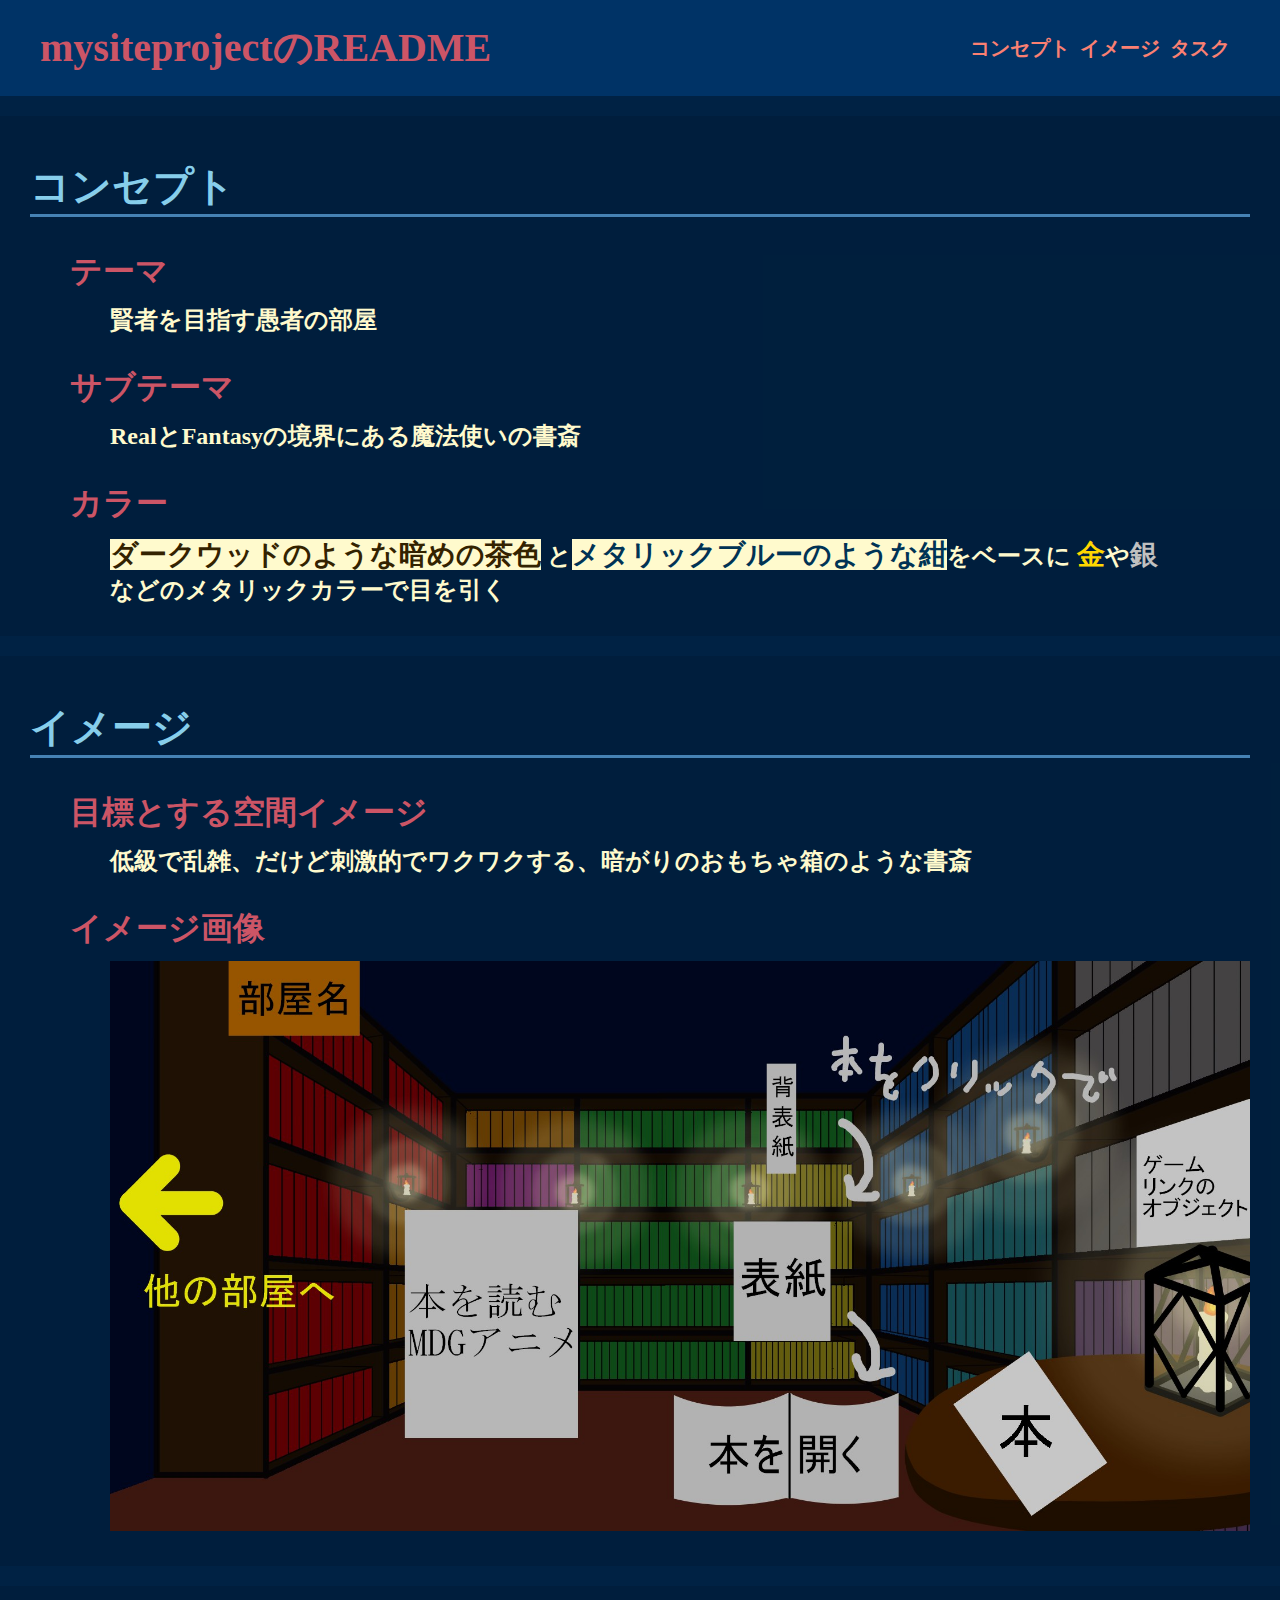
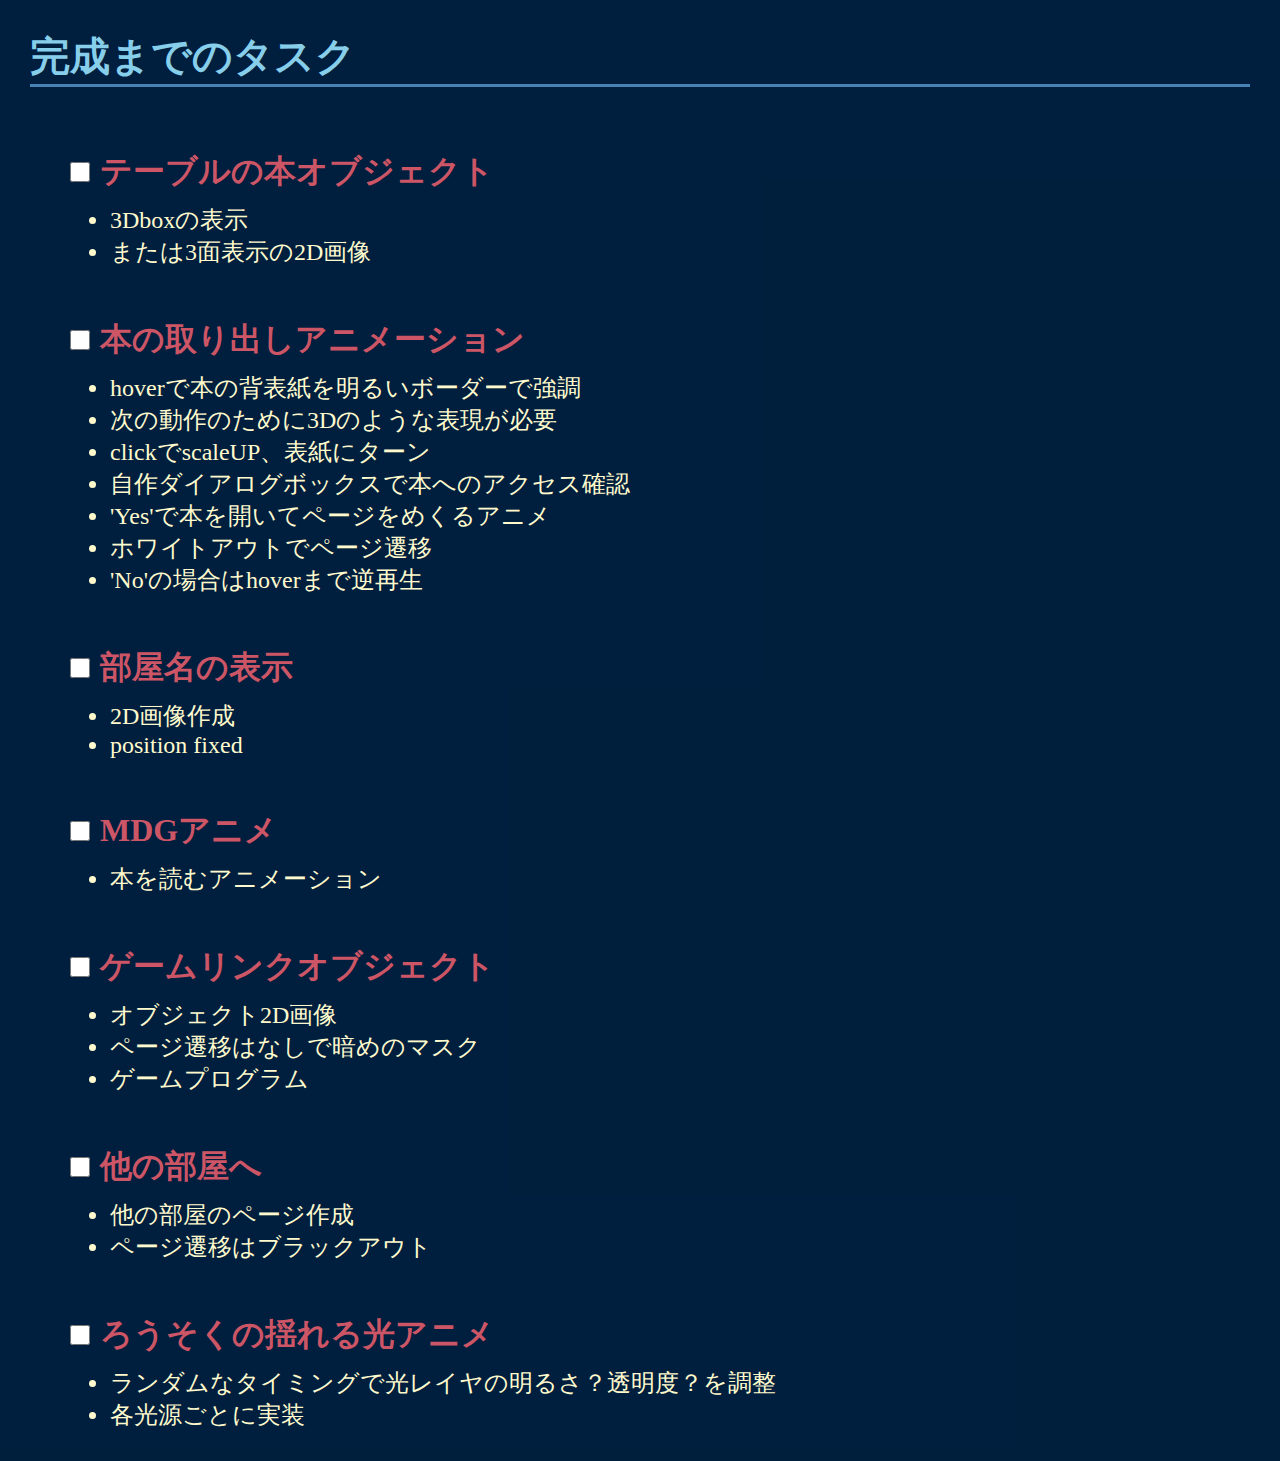
<file: index.html>
<!-- mysiteを作るprojectのREADMEをまとめたhtml/css -->

<!DOCTYPE html>
<html>
    <head>
        <meta charaset="utf-8">
        <title>test</title>
        <link rel="stylesheet" href="README.css">
    </head>
    <body>
        <!-- main code -->
        <header>
            <h1>mysiteprojectのREADME</h1>
            <nav>
                <ul>
                    <li><a href="#concept">コンセプト</a></li>
                    <li><a href="#image">イメージ</a></li>
                    <li><a href="#task">タスク</a></li>
                </ul>
            </nav>
        </header>
        <section id="concept">
            <h2>コンセプト</h2>
            <div class="ttbox">
                <h3>
                    テーマ
                </h3>
                <h4>
                    賢者を目指す愚者の部屋
                </h4>
            </div>
            <div class="ttbox">
                <h3>
                    サブテーマ
                </h3>
                <h4>
                    RealとFantasyの境界にある魔法使いの書斎
                </h4>
            </div>
            <div class="ttbox">
                <h3>
                    カラー
                </h3>
                <h4>
                    <span class="darkbrown">ダークウッドのような暗めの茶色</span>
                    と<span class="metalblue">メタリックブルーのような紺</span>をベースに
                    <span class="gold">金</span>や<span class="silver">銀</span>などのメタリックカラーで目を引く
                </h4>
            </div>
        </section>

        <section id="image">
            <h2>イメージ</h2>
            <div class="ttbox">
                <h3>目標とする空間イメージ</h3>
                <h4>低級で乱雑、だけど刺激的でワクワクする、暗がりのおもちゃ箱のような書斎</h4>
            </div>
            <div class="ttbox">
                <h3>イメージ画像</h3>
                <img src="image.jpg" alt="">
            </div>
        </section>

        <section id="task">
            <h2>完成までのタスク</h2>
            <div class="ttbox">
                <div class="chbox">
                    <input type="checkbox" class="chbox">
                    <h3>テーブルの本オブジェクト</h3>
                </div>
                <ul>
                    <li>3Dboxの表示</li>
                    <li>または3面表示の2D画像</li>
                </ul>
            </div>
            <div class="ttbox">
                <div class="chbox">
                    <input type="checkbox" class="chbox">
                    <h3>本の取り出しアニメーション</h3>
                </div>
                <ul>
                    <li>hoverで本の背表紙を明るいボーダーで強調</li>
                    <li>次の動作のために3Dのような表現が必要</li>
                    <li>clickでscaleUP、表紙にターン</li>
                    <li>自作ダイアログボックスで本へのアクセス確認</li>
                    <li>'Yes'で本を開いてページをめくるアニメ</li>
                    <li>ホワイトアウトでページ遷移</li>
                    <li>'No'の場合はhoverまで逆再生</li>
                </ul>
            </div>
            <div class="ttbox">
                <div class="chbox">
                    <input type="checkbox" class="chbox">
                    <h3>部屋名の表示</h3>
                </div>
                <ul>
                    <li>2D画像作成</li>
                    <li>position fixed</li>
                </ul>
            </div>
            <div class="ttbox">
                <div class="chbox">
                    <input type="checkbox" class="chbox">
                    <h3>MDGアニメ</h3>
                </div>
                <ul>
                    <li>本を読むアニメーション</li>
                </ul>
            </div>
            <div class="ttbox">
                <div class="chbox">
                    <input type="checkbox" class="chbox">
                    <h3>ゲームリンクオブジェクト</h3>
                </div>
                <ul>
                    <li>オブジェクト2D画像</li>
                    <li>ページ遷移はなしで暗めのマスク</li>
                    <li>ゲームプログラム</li>
                </ul>
            </div>
            <div class="ttbox">
                <div class="chbox">
                    <input type="checkbox" class="chbox">
                    <h3>他の部屋へ</h3>
                </div>
                <ul>
                    <li>他の部屋のページ作成</li>
                    <li>ページ遷移はブラックアウト</li>
                </ul>
            </div>
            <div class="ttbox">
                <div class="chbox">
                    <input type="checkbox" class="chbox">
                    <h3>ろうそくの揺れる光アニメ</h3>
                </div>
                <ul>
                    <li>ランダムなタイミングで光レイヤの明るさ？透明度？を調整</li>
                    <li>各光源ごとに実装</li>
                </ul>
            </div>
            

        </section>
        <!-- <script src="test.js"></script> -->
    </body>
</html>
</file>
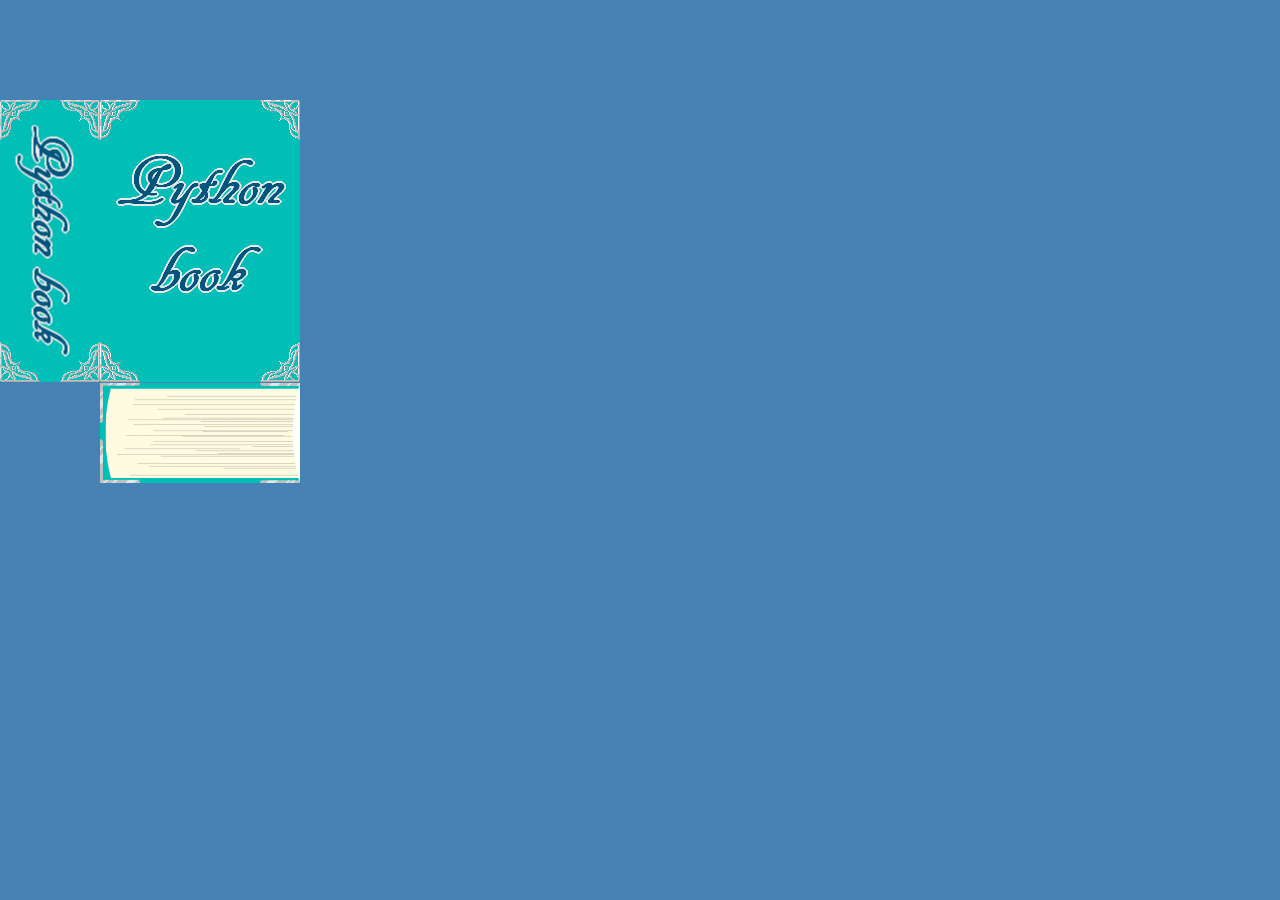
<file: canvas3d/test.html>
<!DOCTYPE html>
<html>
    <head>
        <meta charaset="utf-8">
        <title>test</title>
        <link rel="stylesheet" href="test.css">
    </head>
    <body>
        <!-- main code -->
        <canvas id="canvas" width="800" height="600"></canvas>

        <!-- <p>Created by Jérémy Heleine for <a href="http://www.sitepoint.com/">SitePoint</a></p> -->
        
        <script src="test.js"></script>
    </body>
</html>
</file>
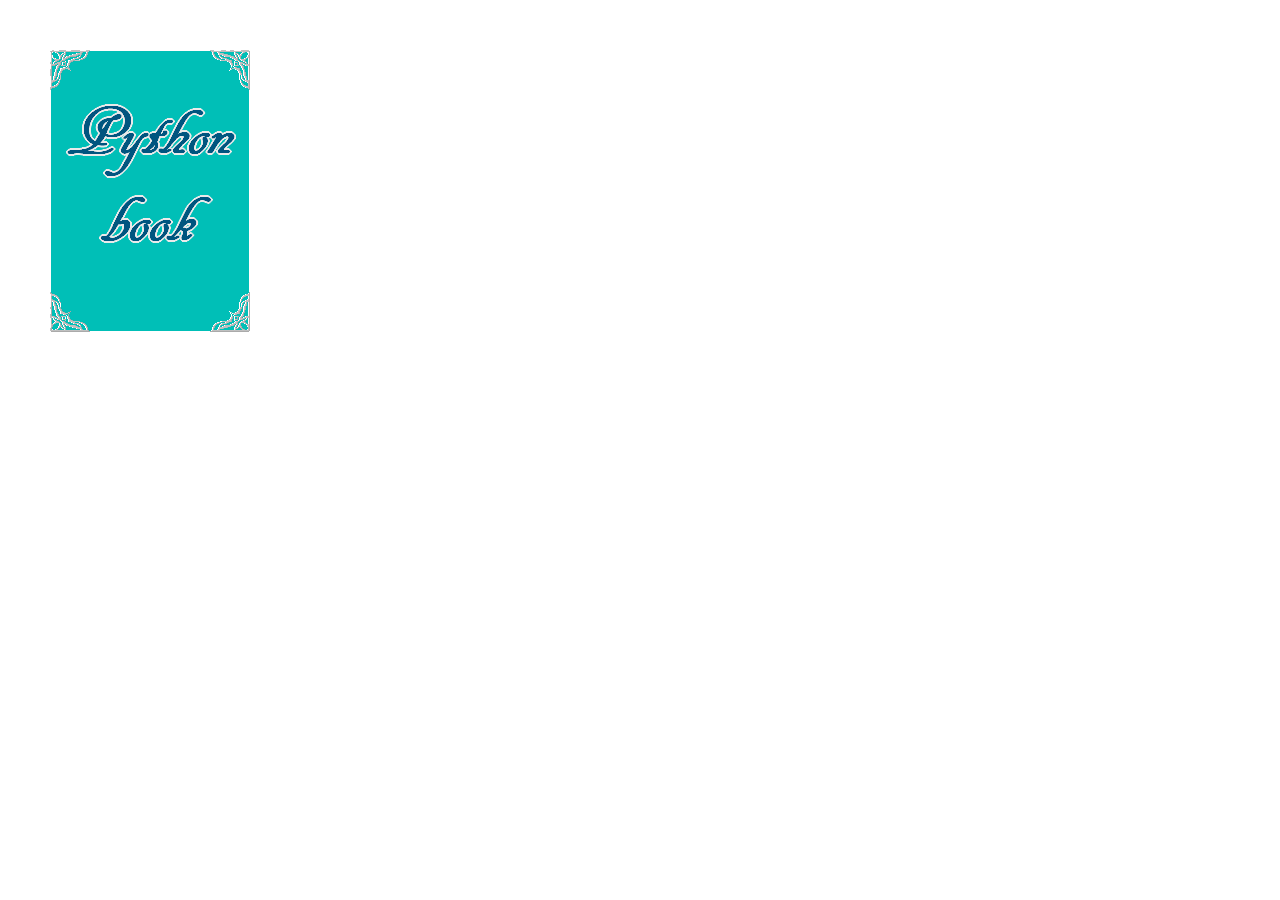
<file: htmlcss3dtest/test.html>
<!DOCTYPE html>
<html>
    <head>
        <meta charaset="utf-8">
        <title>test</title>
        <link rel="stylesheet" href="test.css">
    </head>
    <body>
        <!-- main code -->
        <div id="book">
            <img id="top" src="pythonbook.png" alt="">
            <img id="back" src="pythonback.png" alt="">
            <img id="btm" src="pythonbtm.png" alt="">
        </div>

        <script src="test.js"></script>
    </body>
</html>
</file>
<file: README.css>
body{
    margin: 0;
    padding:0;
    background-color: #024;
    color: #c56;
    font-family:Cambria, Cochin, Georgia, Times, 'Times New Roman', serif;
    /* font-family:Georgia, 'Times New Roman', Times, serif; */
    font-size: 20px;
}

a{
    text-decoration: none;
}

header{
    background-color: #036;
    padding: 20px 40px;
    display: flex;
}
header h1{
    /* width: 40vw; */
    margin: 0;

    font-size:2.5rem;
    line-height: 3.5rem;
}
nav{
    margin-left: auto;
    padding: 0;
    height: 3.5rem;
}
nav ul{
    margin: 0;
    padding: 0;
    /* width: 30vw; */
    line-height: 3.5rem;
    display: flex;
    justify-content: space-between;
    align-items: center;
    list-style: none;
}
nav ul li{
    font-size: 1.25rem;
    font-weight: bold;
    margin-right: 10px;
}
nav ul li a{
    color: salmon;
}

section{
    background: rgba(0,0,0,0.1);
    margin-top: 20px;
    padding: 10px 30px;
}
h2{
    color: skyblue;
    font-size: 2.5rem;
    border-bottom: steelblue 3px solid;
}

.ttbox{
    margin:20px 40px;
}
.ttbox h3{
    font-size: 2rem;
    margin: 30px 0 10px;
}
.ttbox h4{
    font-size: 1.5rem;
    color: lemonchiffon;
    margin: 10px 0;
    padding: 0 40px;
}
.ttbox h4 span{
    font-weight: bold;
    font-size: 1.75rem;
}
.darkbrown{
    color: #320;
    background-color: lemonchiffon;
}
.metalblue{
    color: #035;
    background-color: lemonchiffon;
}
.gold{
    color: gold;
}
.silver{
    color: silver;
}


img{
    width: 100%;
    margin-left: 40px;
    object-fit: contain;
}
.chbox{
    display: flex;
    justify-content: start;
    align-items: center;
}
.chbox input{
    width: 20px;
    height: 20px;
    margin: 30px 10px 10px 0px;
}

.ttbox ul{
    margin:0;
    padding: 0;
    font-size: 1.5rem;
    color: lemonchiffon
}
.ttbox ul li{
    margin-left: 40px;
}
</file>
<file: canvas3d/test.css>
body{
    margin: 0;
    background-color: steelblue;
}
</file>
<file: htmlcss3dtest/test.css>
body {
  margin: 0;
}

#book {
  margin: 50px;
  position: relative;
}

#top {
  position: absolute;
  transition: transform 1s;
}

#book:hover #top {
  transform: rotateX(30deg);
}

#back {
  position: absolute;
  left: -50px;
  transform: rotateY(90deg);
}

#btm {
  position: absolute;
  left: 0;
  top: 232px;
  transform: rotateX(90deg);
  transition: transform 1s;
}

#book:hover #btm {
  transform: translateY(6.1095814px) rotateX(60deg);
}

/*# sourceMappingURL=test.css.map */
</file>
